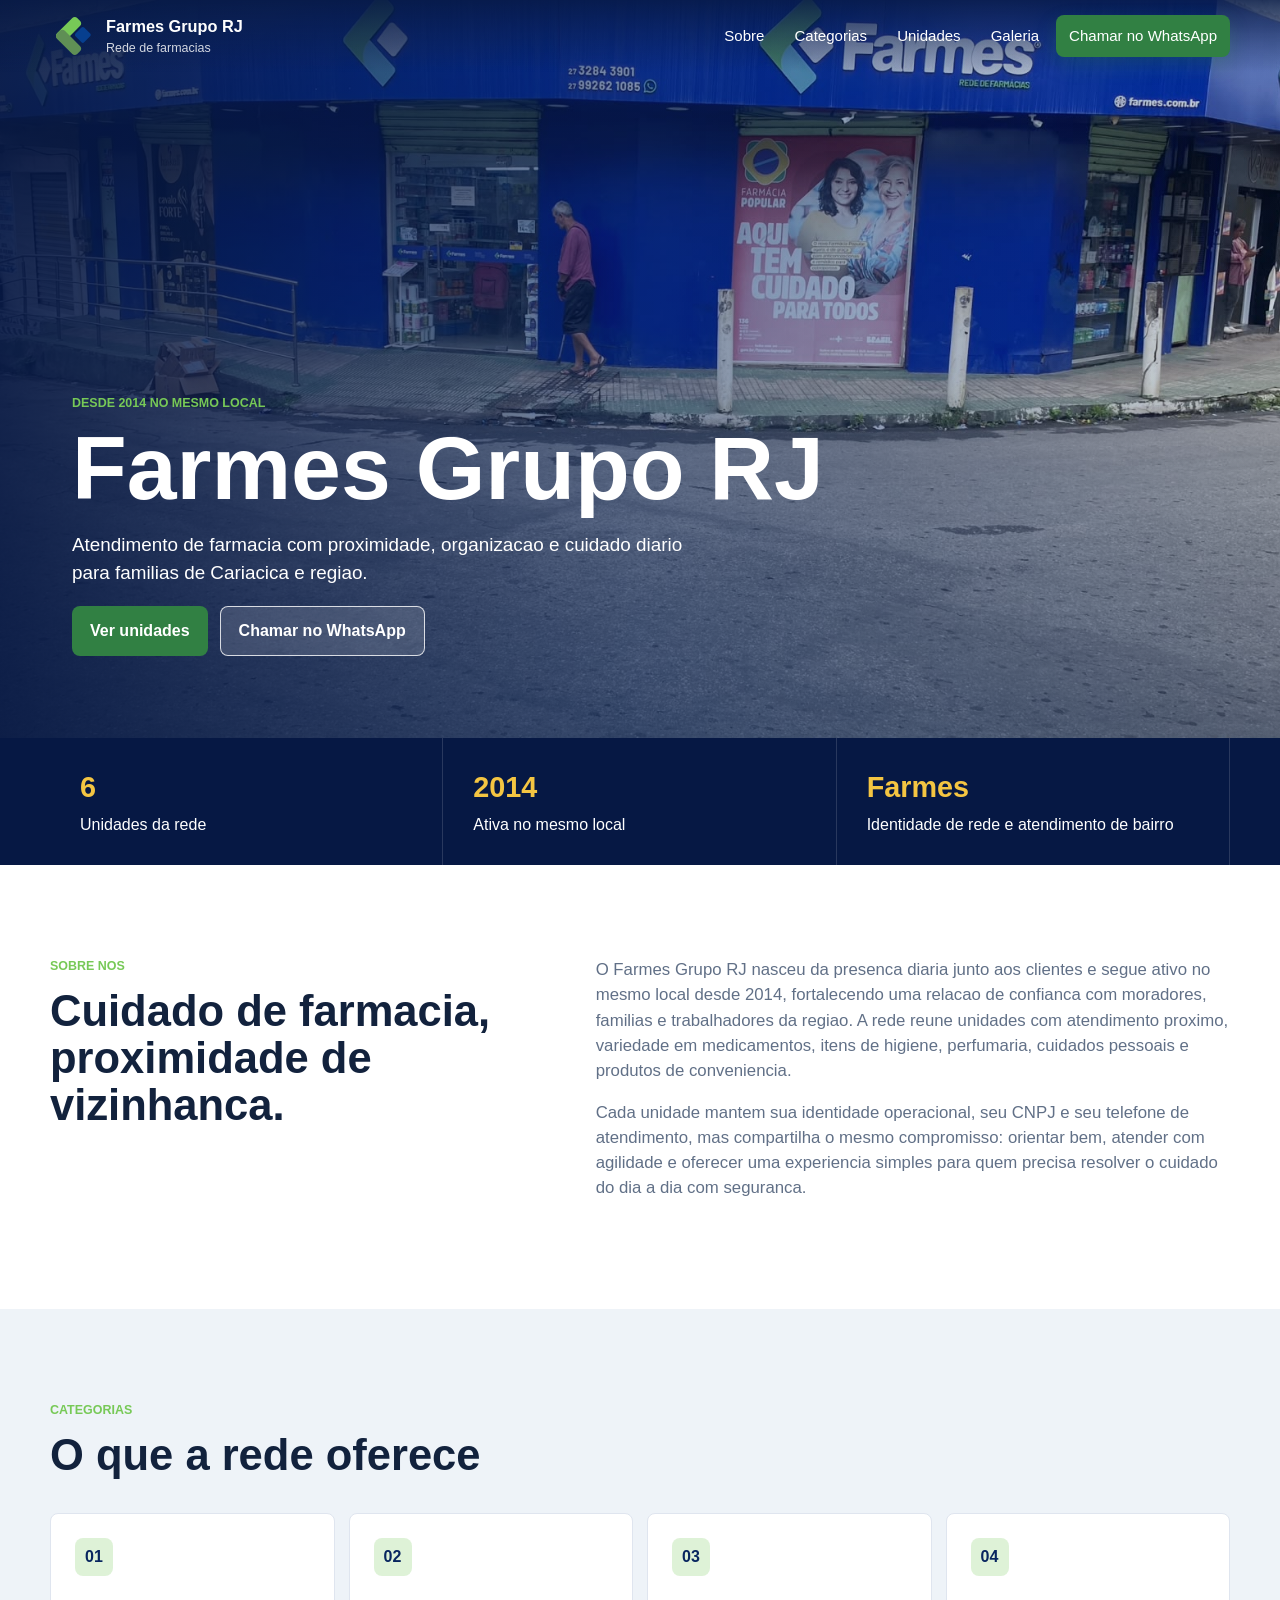
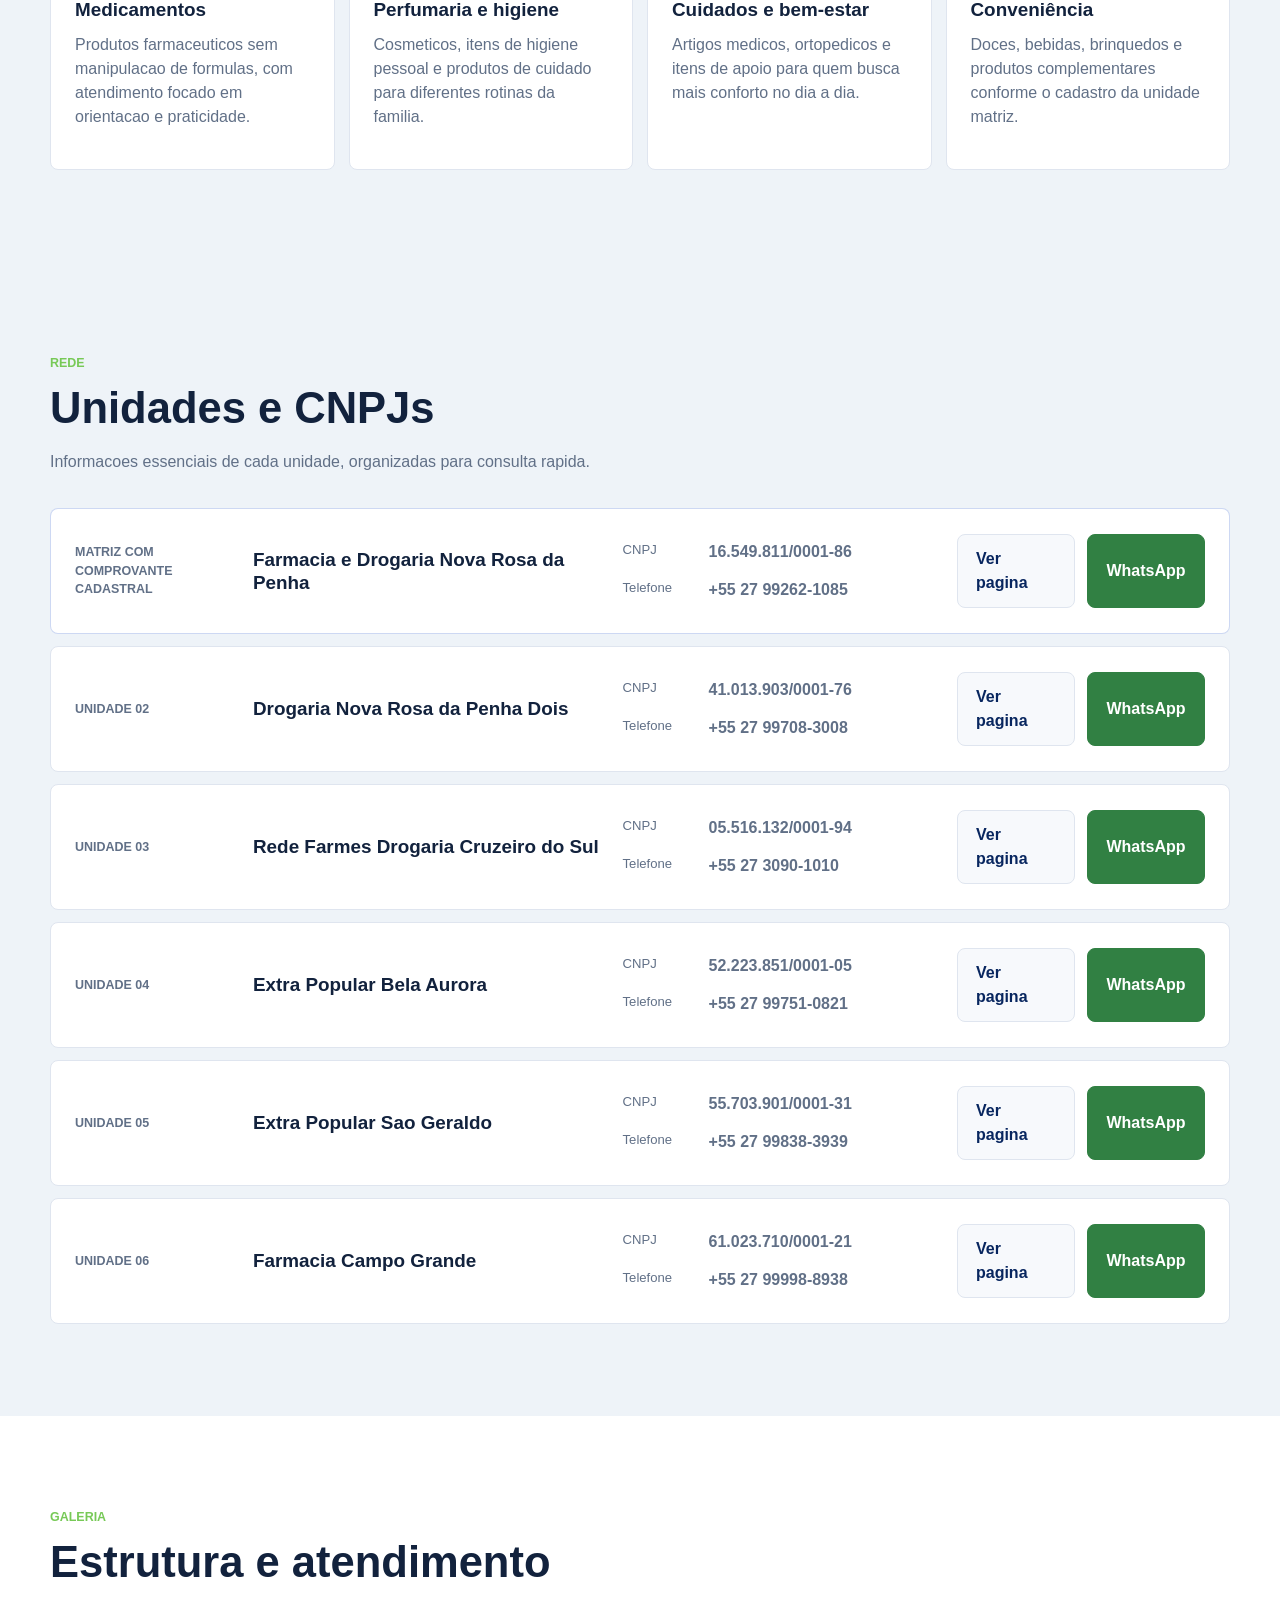
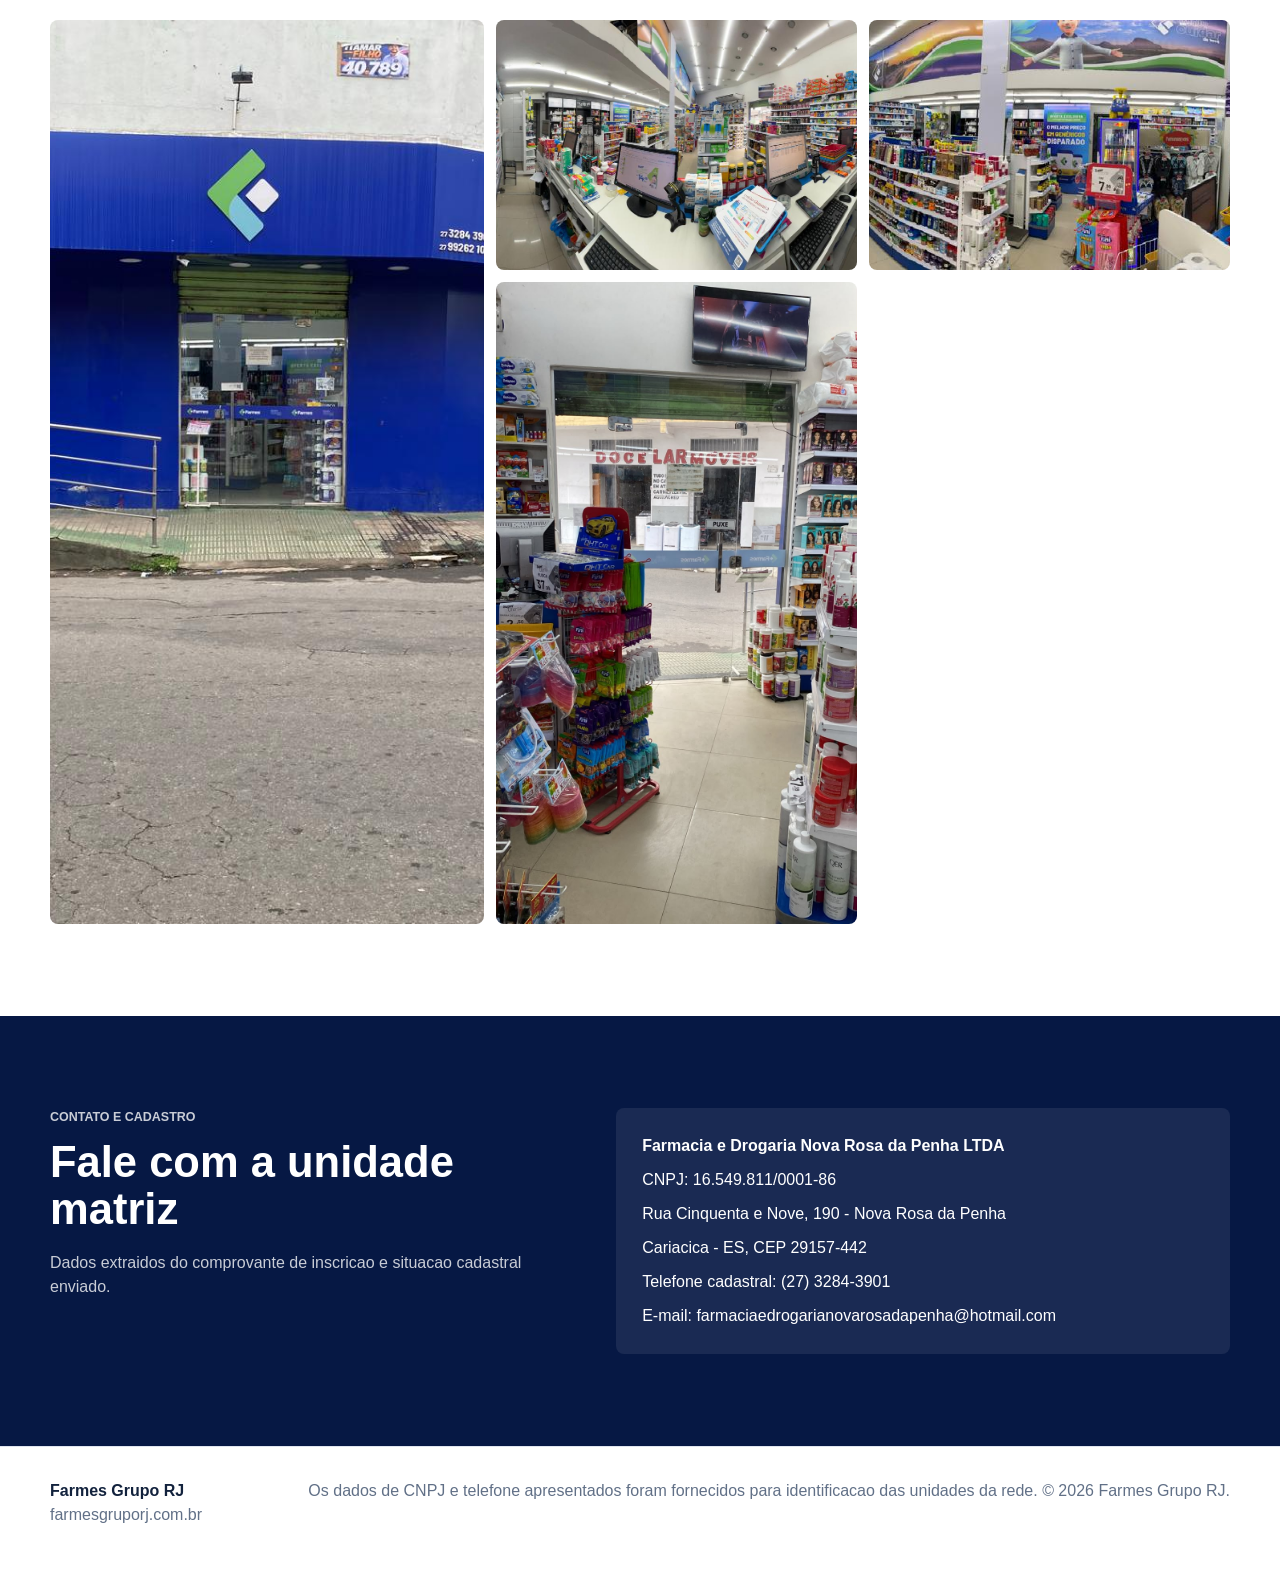
<file: index.html>
<!doctype html>
<html lang="pt-BR">
  <head>
    <meta charset="utf-8">
    <meta name="viewport" content="width=device-width, initial-scale=1">
    <title>Farmes Grupo RJ | Rede de farmacias em Cariacica</title>
    <meta name="description" content="Farmes Grupo RJ: rede de farmacias com atendimento proximo, variedade em medicamentos, perfumaria, higiene pessoal e cuidados para toda a familia.">
    <meta property="og:title" content="Farmes Grupo RJ">
    <meta property="og:description" content="Rede de farmacias com unidades, telefones e atendimento de bairro desde 2014 no mesmo local.">
    <meta property="og:type" content="website">
    <meta property="og:url" content="https://farmesgruporj.com.br/">
    <meta property="og:image" content="https://farmesgruporj.com.br/img/fachada-farmes-nova-rosa.jpg">
    <link rel="canonical" href="https://farmesgruporj.com.br/">
    <link rel="icon" href="img/favicon.svg" type="image/svg+xml">
    <link rel="stylesheet" href="style.css?v=9">
  </head>
  <body>
    <header class="site-header" data-header>
      <a class="brand" href="#inicio" aria-label="Farmes Grupo RJ">
        <span class="brand-mark" aria-hidden="true"></span>
        <span>
          <strong>Farmes Grupo RJ</strong>
          <small>Rede de farmacias</small>
        </span>
      </a>
      <button class="nav-toggle" type="button" aria-expanded="false" aria-controls="site-nav">
        <span></span>
        <span></span>
        <span></span>
      </button>
      <nav id="site-nav" class="site-nav" aria-label="Navegacao principal">
        <a href="#sobre">Sobre</a>
        <a href="#servicos">Categorias</a>
        <a href="#unidades">Unidades</a>
        <a href="#galeria">Galeria</a>
        <a class="nav-cta" href="https://wa.me/5527992621085" target="_blank" rel="noopener">Chamar no WhatsApp</a>
      </nav>
    </header>

    <main id="inicio">
      <section class="hero">
        <picture>
          <source srcset="img/fachada-panoramica.jpg" media="(max-width: 760px)">
          <img src="img/fachada-farmes-nova-rosa.jpg" alt="Fachada da unidade Farmes">
        </picture>
        <div class="hero-overlay"></div>
        <div class="hero-content">
          <p class="eyebrow">Desde 2014 no mesmo local</p>
          <h1>Farmes Grupo RJ</h1>
          <p class="hero-copy">Atendimento de farmacia com proximidade, organizacao e cuidado diario para familias de Cariacica e regiao.</p>
          <div class="hero-actions">
            <a class="button primary" href="#unidades">Ver unidades</a>
            <a class="button secondary" href="https://wa.me/5527992621085" target="_blank" rel="noopener">Chamar no WhatsApp</a>
          </div>
        </div>
      </section>

      <section class="section intro-band" aria-label="Destaques da rede">
        <div class="metric">
          <strong>6</strong>
          <span>Unidades da rede</span>
        </div>
        <div class="metric">
          <strong>2014</strong>
          <span>Ativa no mesmo local</span>
        </div>
        <div class="metric">
          <strong>Farmes</strong>
          <span>Identidade de rede e atendimento de bairro</span>
        </div>
      </section>

      <section class="section split" id="sobre">
        <div>
          <p class="eyebrow">Sobre nos</p>
          <h2>Cuidado de farmacia, proximidade de vizinhanca.</h2>
        </div>
        <div class="rich-text">
          <p>O Farmes Grupo RJ nasceu da presenca diaria junto aos clientes e segue ativo no mesmo local desde 2014, fortalecendo uma relacao de confianca com moradores, familias e trabalhadores da regiao. A rede reune unidades com atendimento proximo, variedade em medicamentos, itens de higiene, perfumaria, cuidados pessoais e produtos de conveniencia.</p>
          <p>Cada unidade mantem sua identidade operacional, seu CNPJ e seu telefone de atendimento, mas compartilha o mesmo compromisso: orientar bem, atender com agilidade e oferecer uma experiencia simples para quem precisa resolver o cuidado do dia a dia com seguranca.</p>
        </div>
      </section>

      <section class="section services" id="servicos">
        <div class="section-heading">
          <p class="eyebrow">Categorias</p>
          <h2>O que a rede oferece</h2>
        </div>
        <div class="service-grid">
          <article>
            <span>01</span>
            <h3>Medicamentos</h3>
            <p>Produtos farmaceuticos sem manipulacao de formulas, com atendimento focado em orientacao e praticidade.</p>
          </article>
          <article>
            <span>02</span>
            <h3>Perfumaria e higiene</h3>
            <p>Cosmeticos, itens de higiene pessoal e produtos de cuidado para diferentes rotinas da familia.</p>
          </article>
          <article>
            <span>03</span>
            <h3>Cuidados e bem-estar</h3>
            <p>Artigos medicos, ortopedicos e itens de apoio para quem busca mais conforto no dia a dia.</p>
          </article>
          <article>
            <span>04</span>
            <h3>Conveniência</h3>
            <p>Doces, bebidas, brinquedos e produtos complementares conforme o cadastro da unidade matriz.</p>
          </article>
        </div>
      </section>

      <section class="section units" id="unidades">
        <div class="section-heading">
          <p class="eyebrow">Rede</p>
          <h2>Unidades e CNPJs</h2>
          <p>Informacoes essenciais de cada unidade, organizadas para consulta rapida.</p>
        </div>
        <div class="unit-grid">
          <article class="unit-card featured">
            <p class="unit-tag">Matriz com comprovante cadastral</p>
            <h3>Farmacia e Drogaria Nova Rosa da Penha</h3>
            <dl>
              <div><dt>CNPJ</dt><dd>16.549.811/0001-86</dd></div>
              <div><dt>Telefone</dt><dd>+55 27 99262-1085</dd></div>
            </dl>
            <div class="card-actions">
              <a href="unidades/nova-rosa-da-penha.html">Ver pagina</a>
              <a href="https://wa.me/5527992621085" target="_blank" rel="noopener">WhatsApp</a>
            </div>
          </article>
          <article class="unit-card">
            <p class="unit-tag">Unidade 02</p>
            <h3>Drogaria Nova Rosa da Penha Dois</h3>
            <dl>
              <div><dt>CNPJ</dt><dd>41.013.903/0001-76</dd></div>
              <div><dt>Telefone</dt><dd>+55 27 99708-3008</dd></div>
            </dl>
            <div class="card-actions">
              <a href="unidades/nova-rosa-da-penha-dois.html">Ver pagina</a>
              <a href="https://wa.me/5527997083008" target="_blank" rel="noopener">WhatsApp</a>
            </div>
          </article>
          <article class="unit-card">
            <p class="unit-tag">Unidade 03</p>
            <h3>Rede Farmes Drogaria Cruzeiro do Sul</h3>
            <dl>
              <div><dt>CNPJ</dt><dd>05.516.132/0001-94</dd></div>
              <div><dt>Telefone</dt><dd>+55 27 3090-1010</dd></div>
            </dl>
            <div class="card-actions">
              <a href="unidades/cruzeiro-do-sul.html">Ver pagina</a>
              <a href="https://wa.me/552730901010" target="_blank" rel="noopener">WhatsApp</a>
            </div>
          </article>
          <article class="unit-card">
            <p class="unit-tag">Unidade 04</p>
            <h3>Extra Popular Bela Aurora</h3>
            <dl>
              <div><dt>CNPJ</dt><dd>52.223.851/0001-05</dd></div>
              <div><dt>Telefone</dt><dd>+55 27 99751-0821</dd></div>
            </dl>
            <div class="card-actions">
              <a href="unidades/extra-popular-bela-aurora.html">Ver pagina</a>
              <a href="https://wa.me/5527997510821" target="_blank" rel="noopener">WhatsApp</a>
            </div>
          </article>
          <article class="unit-card">
            <p class="unit-tag">Unidade 05</p>
            <h3>Extra Popular Sao Geraldo</h3>
            <dl>
              <div><dt>CNPJ</dt><dd>55.703.901/0001-31</dd></div>
              <div><dt>Telefone</dt><dd>+55 27 99838-3939</dd></div>
            </dl>
            <div class="card-actions">
              <a href="unidades/extra-popular-sao-geraldo.html">Ver pagina</a>
              <a href="https://wa.me/5527998383939" target="_blank" rel="noopener">WhatsApp</a>
            </div>
          </article>
          <article class="unit-card">
            <p class="unit-tag">Unidade 06</p>
            <h3>Farmacia Campo Grande</h3>
            <dl>
              <div><dt>CNPJ</dt><dd>61.023.710/0001-21</dd></div>
              <div><dt>Telefone</dt><dd>+55 27 99998-8938</dd></div>
            </dl>
            <div class="card-actions">
              <a href="unidades/farmacia-campo-grande.html">Ver pagina</a>
              <a href="https://wa.me/5527999988938" target="_blank" rel="noopener">WhatsApp</a>
            </div>
          </article>
        </div>
      </section>

      <section class="section gallery" id="galeria">
        <div class="section-heading">
          <p class="eyebrow">Galeria</p>
          <h2>Estrutura e atendimento</h2>
        </div>
        <div class="gallery-grid">
          <a class="gallery-item" href="#foto-1" aria-label="Ampliar fachada lateral"><img src="img/fachada-lateral.jpg" alt="Fachada lateral da Farmes"></a>
          <a class="gallery-item" href="#foto-2" aria-label="Ampliar interior da farmacia"><img src="img/interior-balcao.jpg" alt="Interior da farmacia com balcao e prateleiras"></a>
          <a class="gallery-item" href="#foto-3" aria-label="Ampliar corredores de produtos"><img src="img/corredores-produtos.jpg" alt="Corredores com produtos de farmacia"></a>
          <a class="gallery-item" href="#foto-4" aria-label="Ampliar entrada da loja"><img src="img/entrada-loja.jpg" alt="Entrada da loja vista por dentro"></a>
        </div>
      </section>

      <section class="section contact" id="contato">
        <div>
          <p class="eyebrow">Contato e cadastro</p>
          <h2>Fale com a unidade matriz</h2>
          <p>Dados extraidos do comprovante de inscricao e situacao cadastral enviado.</p>
        </div>
        <address>
          <strong>Farmacia e Drogaria Nova Rosa da Penha LTDA</strong>
          <span>CNPJ: 16.549.811/0001-86</span>
          <span>Rua Cinquenta e Nove, 190 - Nova Rosa da Penha</span>
          <span>Cariacica - ES, CEP 29157-442</span>
          <span>Telefone cadastral: (27) 3284-3901</span>
          <span>E-mail: farmaciaedrogarianovarosadapenha@hotmail.com</span>
        </address>
      </section>
    </main>

    <footer class="site-footer" id="privacidade">
      <div>
        <strong>Farmes Grupo RJ</strong>
        <p>farmesgruporj.com.br</p>
      </div>
      <p>Os dados de CNPJ e telefone apresentados foram fornecidos para identificacao das unidades da rede. © 2026 Farmes Grupo RJ.</p>
    </footer>

    <div class="lightbox" id="foto-1" aria-label="Fachada lateral ampliada">
      <a class="modal-close" href="#galeria" aria-label="Fechar imagem">×</a>
      <img src="img/fachada-lateral.jpg" alt="Fachada lateral da Farmes ampliada">
    </div>
    <div class="lightbox" id="foto-2" aria-label="Interior da farmacia ampliado">
      <a class="modal-close" href="#galeria" aria-label="Fechar imagem">×</a>
      <img src="img/interior-balcao.jpg" alt="Interior da farmacia ampliado">
    </div>
    <div class="lightbox" id="foto-3" aria-label="Corredores de produtos ampliados">
      <a class="modal-close" href="#galeria" aria-label="Fechar imagem">×</a>
      <img src="img/corredores-produtos.jpg" alt="Corredores com produtos ampliados">
    </div>
    <div class="lightbox" id="foto-4" aria-label="Entrada da loja ampliada">
      <a class="modal-close" href="#galeria" aria-label="Fechar imagem">×</a>
      <img src="img/entrada-loja.jpg" alt="Entrada da loja ampliada">
    </div>

    <script src="script.js?v=2"></script>
  </body>
</html>
</file>
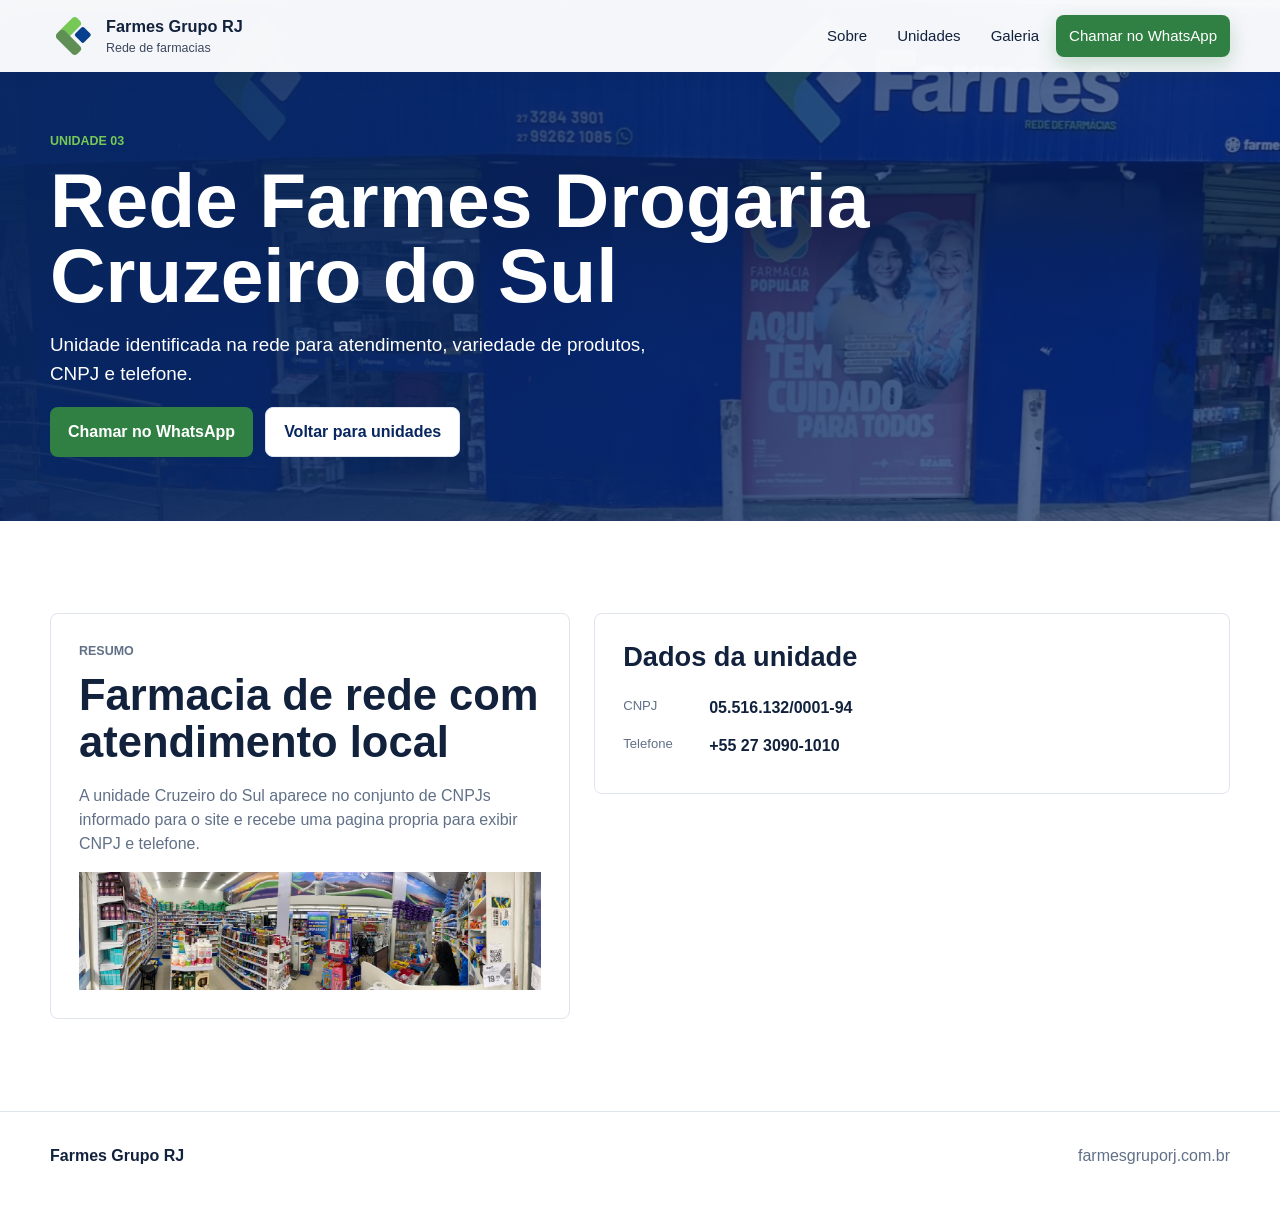
<file: unidades/cruzeiro-do-sul.html>
<!doctype html>
<html lang="pt-BR">
  <head>
    <meta charset="utf-8">
    <meta name="viewport" content="width=device-width, initial-scale=1">
    <title>Rede Farmes Drogaria Cruzeiro do Sul | Farmes Grupo RJ</title>
    <meta name="description" content="Informacoes da unidade Rede Farmes Drogaria Cruzeiro do Sul, CNPJ 05.516.132/0001-94.">
    <meta property="og:title" content="Rede Farmes Drogaria Cruzeiro do Sul">
    <meta property="og:description" content="Pagina de informacao da unidade com CNPJ e telefone por WhatsApp.">
    <meta property="og:type" content="website">
    <meta property="og:url" content="https://farmesgruporj.com.br/unidades/cruzeiro-do-sul.html">
    <meta property="og:image" content="https://farmesgruporj.com.br/img/corredores-produtos.jpg">
    <link rel="canonical" href="https://farmesgruporj.com.br/unidades/cruzeiro-do-sul.html">
    <link rel="icon" href="../img/favicon.svg" type="image/svg+xml">
    <link rel="stylesheet" href="../style.css?v=9">
  </head>
  <body class="unit-page">
    <header class="site-header" data-header>
      <a class="brand" href="../index.html" aria-label="Farmes Grupo RJ"><span class="brand-mark" aria-hidden="true"></span><span><strong>Farmes Grupo RJ</strong><small>Rede de farmacias</small></span></a>
      <button class="nav-toggle" type="button" aria-expanded="false" aria-controls="site-nav"><span></span><span></span><span></span></button>
      <nav id="site-nav" class="site-nav" aria-label="Navegacao principal"><a href="../index.html#sobre">Sobre</a><a href="../index.html#unidades">Unidades</a><a href="../index.html#galeria">Galeria</a><a class="nav-cta" href="https://wa.me/552730901010" target="_blank" rel="noopener">Chamar no WhatsApp</a></nav>
    </header>
    <main>
      <section class="unit-hero">
        <p class="eyebrow">Unidade 03</p>
        <h1>Rede Farmes Drogaria Cruzeiro do Sul</h1>
        <p class="hero-copy">Unidade identificada na rede para atendimento, variedade de produtos, CNPJ e telefone.</p>
        <div class="unit-actions"><a href="https://wa.me/552730901010" target="_blank" rel="noopener">Chamar no WhatsApp</a><a href="../index.html#unidades">Voltar para unidades</a></div>
      </section>
      <section class="section unit-detail">
        <article class="unit-summary"><p class="eyebrow">Resumo</p><h2>Farmacia de rede com atendimento local</h2><p>A unidade Cruzeiro do Sul aparece no conjunto de CNPJs informado para o site e recebe uma pagina propria para exibir CNPJ e telefone.</p><img src="../img/corredores-produtos.jpg" alt="Corredores com produtos de farmacia"></article>
        <article class="data-panel">
          <h2>Dados da unidade</h2>
          <dl>
            <div><dt>CNPJ</dt><dd>05.516.132/0001-94</dd></div>
            <div><dt>Telefone</dt><dd>+55 27 3090-1010</dd></div>
          </dl>
        </article>
      </section>
    </main>
    <footer class="site-footer"><strong>Farmes Grupo RJ</strong><p>farmesgruporj.com.br</p></footer>
    <script src="../script.js?v=2"></script>
  </body>
</html>
</file>
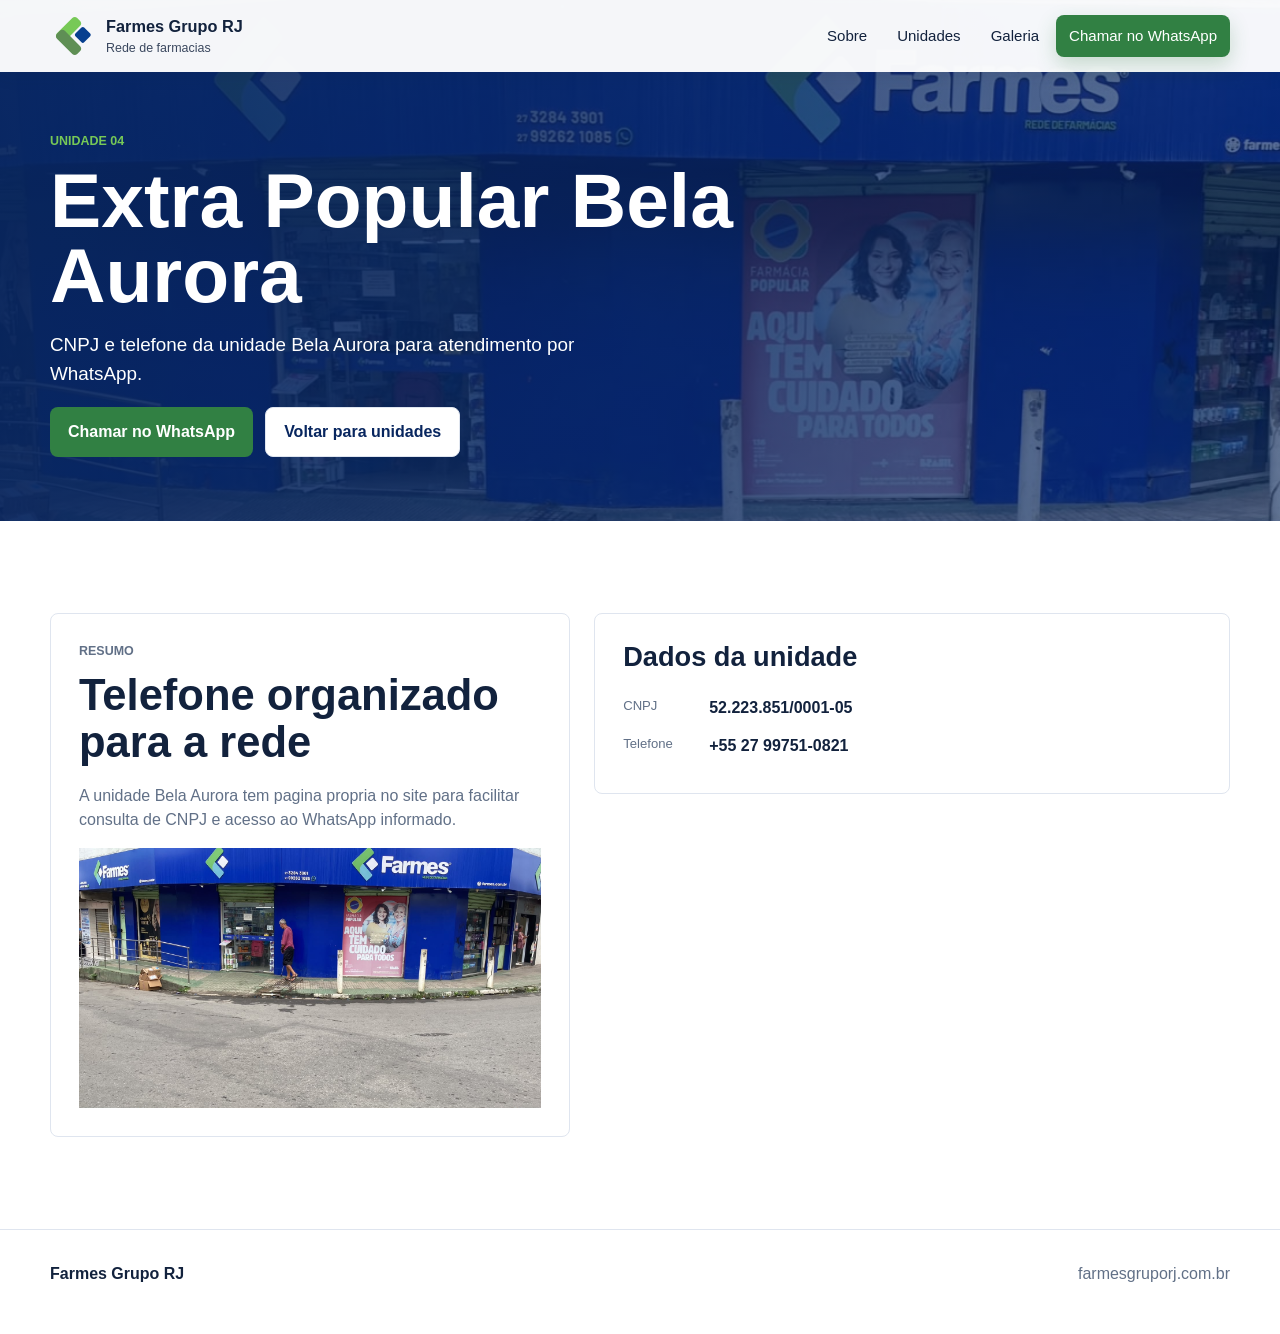
<file: unidades/extra-popular-bela-aurora.html>
<!doctype html>
<html lang="pt-BR">
  <head>
    <meta charset="utf-8">
    <meta name="viewport" content="width=device-width, initial-scale=1">
    <title>Extra Popular Bela Aurora | Farmes Grupo RJ</title>
    <meta name="description" content="Informacoes da unidade Extra Popular Bela Aurora, CNPJ 52.223.851/0001-05.">
    <meta property="og:title" content="Extra Popular Bela Aurora">
    <meta property="og:description" content="Pagina de informacao da unidade com CNPJ e telefone por WhatsApp.">
    <meta property="og:type" content="website">
    <meta property="og:url" content="https://farmesgruporj.com.br/unidades/extra-popular-bela-aurora.html">
    <meta property="og:image" content="https://farmesgruporj.com.br/img/fachada-farmes-nova-rosa.jpg">
    <link rel="canonical" href="https://farmesgruporj.com.br/unidades/extra-popular-bela-aurora.html">
    <link rel="icon" href="../img/favicon.svg" type="image/svg+xml">
    <link rel="stylesheet" href="../style.css?v=9">
  </head>
  <body class="unit-page">
    <header class="site-header" data-header>
      <a class="brand" href="../index.html" aria-label="Farmes Grupo RJ"><span class="brand-mark" aria-hidden="true"></span><span><strong>Farmes Grupo RJ</strong><small>Rede de farmacias</small></span></a>
      <button class="nav-toggle" type="button" aria-expanded="false" aria-controls="site-nav"><span></span><span></span><span></span></button>
      <nav id="site-nav" class="site-nav" aria-label="Navegacao principal"><a href="../index.html#sobre">Sobre</a><a href="../index.html#unidades">Unidades</a><a href="../index.html#galeria">Galeria</a><a class="nav-cta" href="https://wa.me/5527997510821" target="_blank" rel="noopener">Chamar no WhatsApp</a></nav>
    </header>
    <main>
      <section class="unit-hero">
        <p class="eyebrow">Unidade 04</p>
        <h1>Extra Popular Bela Aurora</h1>
        <p class="hero-copy">CNPJ e telefone da unidade Bela Aurora para atendimento por WhatsApp.</p>
        <div class="unit-actions"><a href="https://wa.me/5527997510821" target="_blank" rel="noopener">Chamar no WhatsApp</a><a href="../index.html#unidades">Voltar para unidades</a></div>
      </section>
      <section class="section unit-detail">
        <article class="unit-summary"><p class="eyebrow">Resumo</p><h2>Telefone organizado para a rede</h2><p>A unidade Bela Aurora tem pagina propria no site para facilitar consulta de CNPJ e acesso ao WhatsApp informado.</p><img src="../img/fachada-farmes-nova-rosa.jpg" alt="Fachada da rede Farmes"></article>
        <article class="data-panel">
          <h2>Dados da unidade</h2>
          <dl>
            <div><dt>CNPJ</dt><dd>52.223.851/0001-05</dd></div>
            <div><dt>Telefone</dt><dd>+55 27 99751-0821</dd></div>
          </dl>
        </article>
      </section>
    </main>
    <footer class="site-footer"><strong>Farmes Grupo RJ</strong><p>farmesgruporj.com.br</p></footer>
    <script src="../script.js?v=2"></script>
  </body>
</html>
</file>
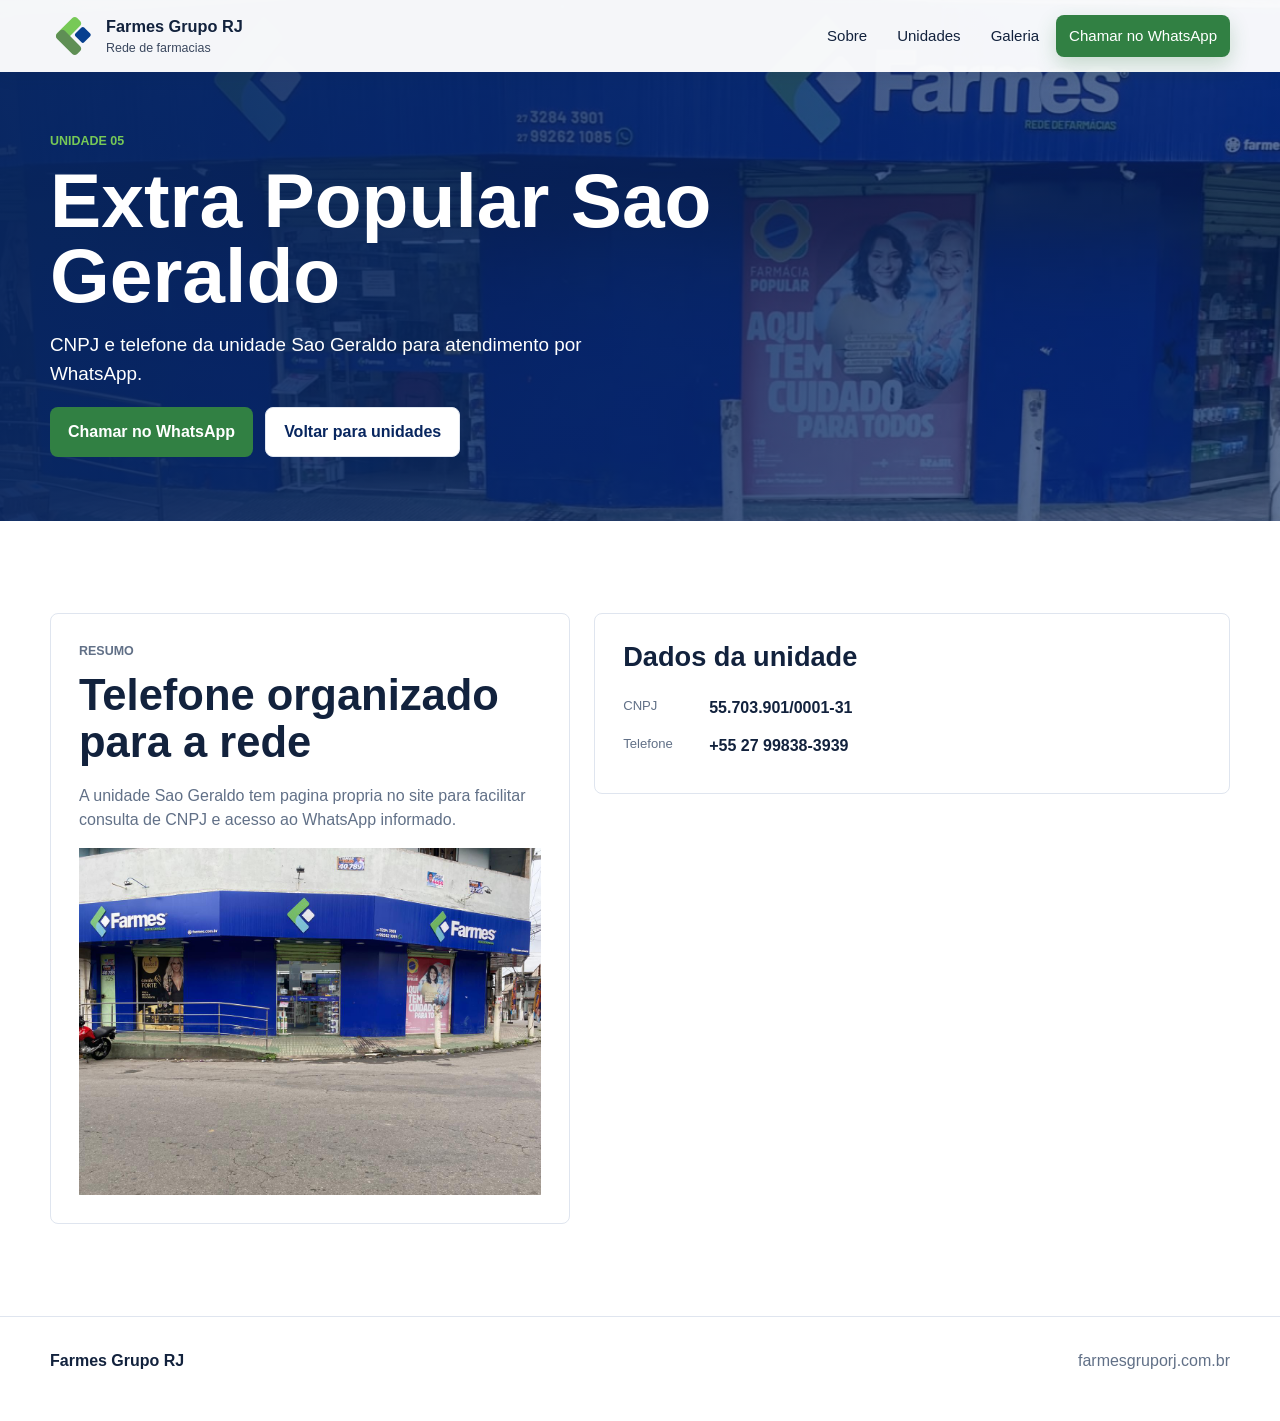
<file: unidades/extra-popular-sao-geraldo.html>
<!doctype html>
<html lang="pt-BR">
  <head>
    <meta charset="utf-8">
    <meta name="viewport" content="width=device-width, initial-scale=1">
    <title>Extra Popular Sao Geraldo | Farmes Grupo RJ</title>
    <meta name="description" content="Informacoes da unidade Extra Popular Sao Geraldo, CNPJ 55.703.901/0001-31.">
    <meta property="og:title" content="Extra Popular Sao Geraldo">
    <meta property="og:description" content="Pagina de informacao da unidade com CNPJ e telefone por WhatsApp.">
    <meta property="og:type" content="website">
    <meta property="og:url" content="https://farmesgruporj.com.br/unidades/extra-popular-sao-geraldo.html">
    <meta property="og:image" content="https://farmesgruporj.com.br/img/fachada-lateral.jpg">
    <link rel="canonical" href="https://farmesgruporj.com.br/unidades/extra-popular-sao-geraldo.html">
    <link rel="icon" href="../img/favicon.svg" type="image/svg+xml">
    <link rel="stylesheet" href="../style.css?v=9">
  </head>
  <body class="unit-page">
    <header class="site-header" data-header>
      <a class="brand" href="../index.html" aria-label="Farmes Grupo RJ"><span class="brand-mark" aria-hidden="true"></span><span><strong>Farmes Grupo RJ</strong><small>Rede de farmacias</small></span></a>
      <button class="nav-toggle" type="button" aria-expanded="false" aria-controls="site-nav"><span></span><span></span><span></span></button>
      <nav id="site-nav" class="site-nav" aria-label="Navegacao principal"><a href="../index.html#sobre">Sobre</a><a href="../index.html#unidades">Unidades</a><a href="../index.html#galeria">Galeria</a><a class="nav-cta" href="https://wa.me/5527998383939" target="_blank" rel="noopener">Chamar no WhatsApp</a></nav>
    </header>
    <main>
      <section class="unit-hero">
        <p class="eyebrow">Unidade 05</p>
        <h1>Extra Popular Sao Geraldo</h1>
        <p class="hero-copy">CNPJ e telefone da unidade Sao Geraldo para atendimento por WhatsApp.</p>
        <div class="unit-actions"><a href="https://wa.me/5527998383939" target="_blank" rel="noopener">Chamar no WhatsApp</a><a href="../index.html#unidades">Voltar para unidades</a></div>
      </section>
      <section class="section unit-detail">
        <article class="unit-summary"><p class="eyebrow">Resumo</p><h2>Telefone organizado para a rede</h2><p>A unidade Sao Geraldo tem pagina propria no site para facilitar consulta de CNPJ e acesso ao WhatsApp informado.</p><img src="../img/fachada-lateral.jpg" alt="Fachada lateral da Farmes"></article>
        <article class="data-panel">
          <h2>Dados da unidade</h2>
          <dl>
            <div><dt>CNPJ</dt><dd>55.703.901/0001-31</dd></div>
            <div><dt>Telefone</dt><dd>+55 27 99838-3939</dd></div>
          </dl>
        </article>
      </section>
    </main>
    <footer class="site-footer"><strong>Farmes Grupo RJ</strong><p>farmesgruporj.com.br</p></footer>
    <script src="../script.js?v=2"></script>
  </body>
</html>
</file>
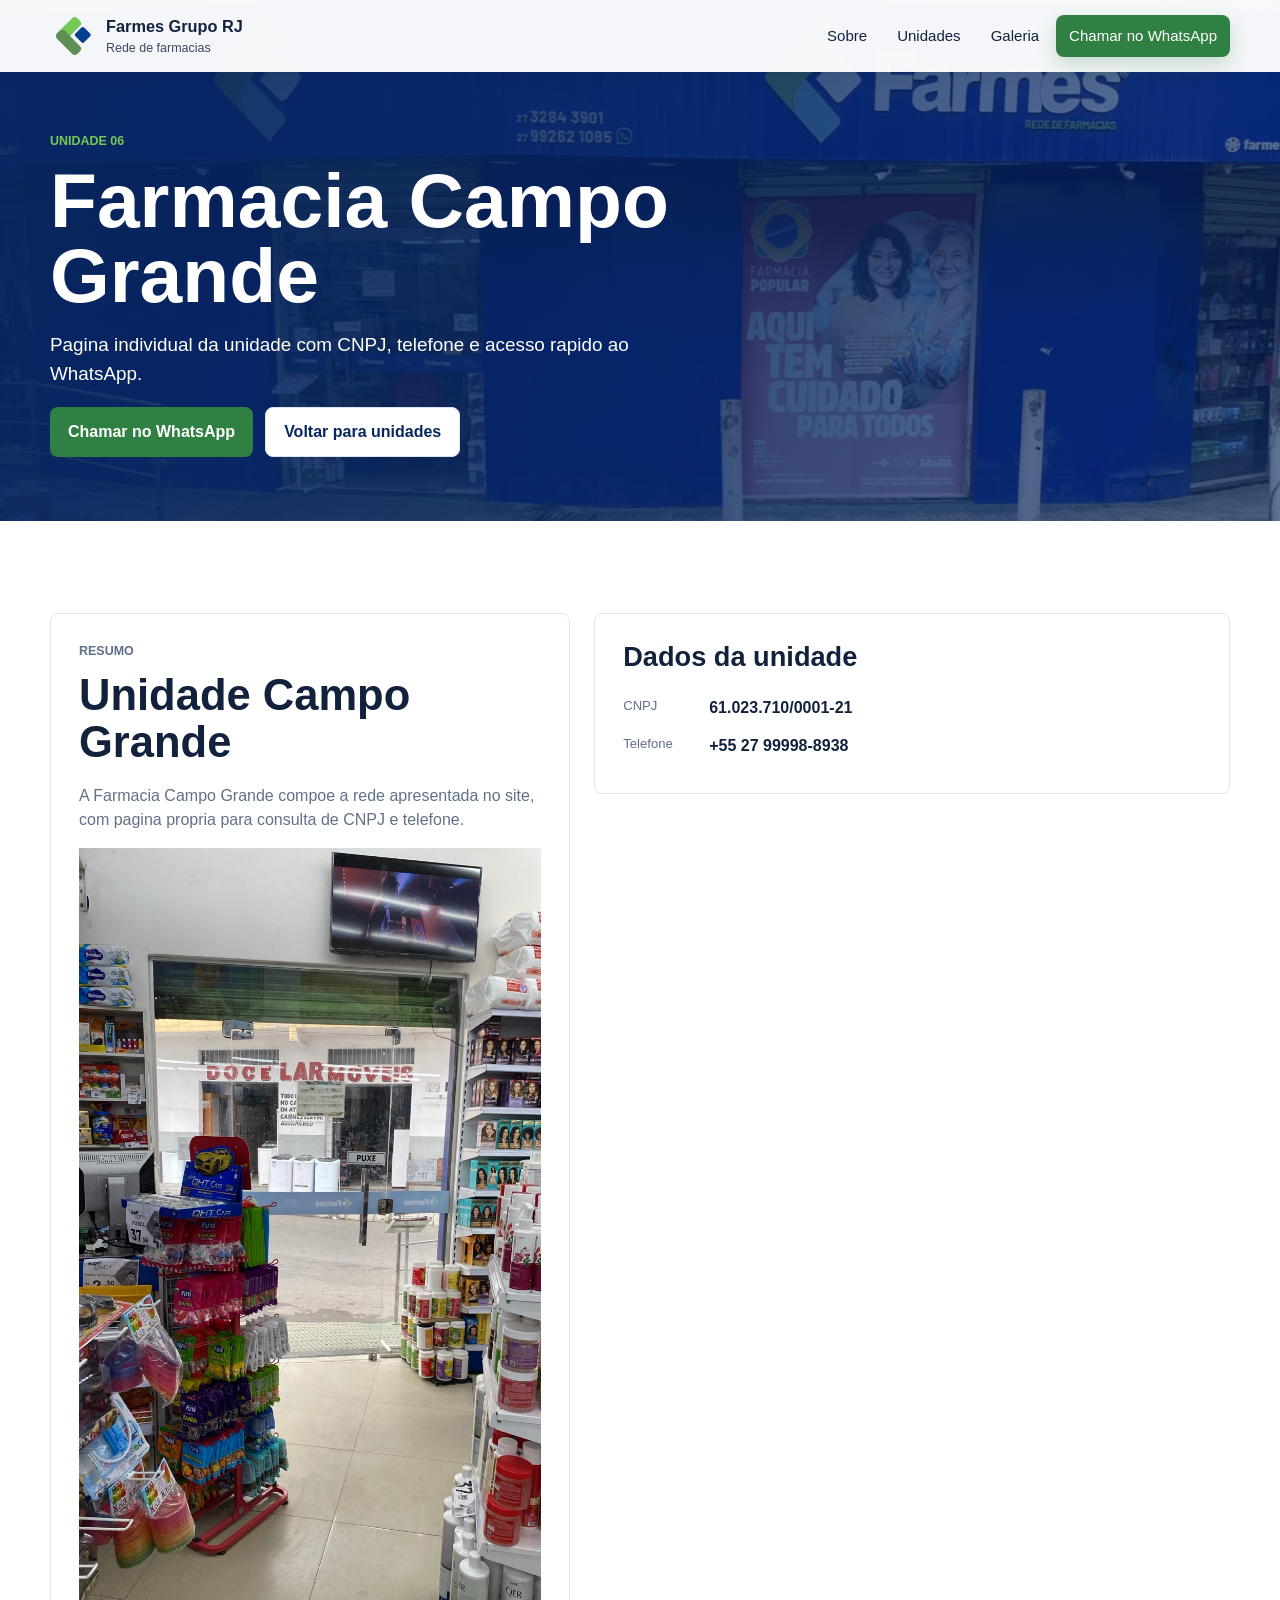
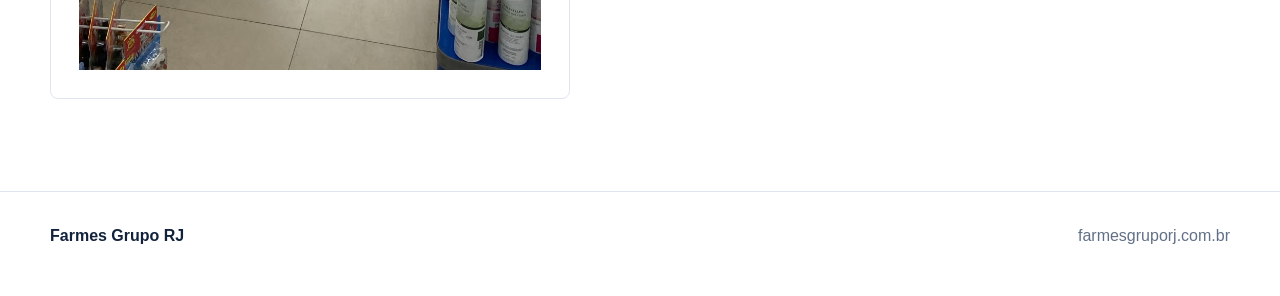
<file: unidades/farmacia-campo-grande.html>
<!doctype html>
<html lang="pt-BR">
  <head>
    <meta charset="utf-8">
    <meta name="viewport" content="width=device-width, initial-scale=1">
    <title>Farmacia Campo Grande | Farmes Grupo RJ</title>
    <meta name="description" content="Informacoes da unidade Farmacia Campo Grande, CNPJ 61.023.710/0001-21.">
    <meta property="og:title" content="Farmacia Campo Grande">
    <meta property="og:description" content="Pagina de informacao da unidade com CNPJ e telefone por WhatsApp.">
    <meta property="og:type" content="website">
    <meta property="og:url" content="https://farmesgruporj.com.br/unidades/farmacia-campo-grande.html">
    <meta property="og:image" content="https://farmesgruporj.com.br/img/entrada-loja.jpg">
    <link rel="canonical" href="https://farmesgruporj.com.br/unidades/farmacia-campo-grande.html">
    <link rel="icon" href="../img/favicon.svg" type="image/svg+xml">
    <link rel="stylesheet" href="../style.css?v=9">
  </head>
  <body class="unit-page">
    <header class="site-header" data-header>
      <a class="brand" href="../index.html" aria-label="Farmes Grupo RJ"><span class="brand-mark" aria-hidden="true"></span><span><strong>Farmes Grupo RJ</strong><small>Rede de farmacias</small></span></a>
      <button class="nav-toggle" type="button" aria-expanded="false" aria-controls="site-nav"><span></span><span></span><span></span></button>
      <nav id="site-nav" class="site-nav" aria-label="Navegacao principal"><a href="../index.html#sobre">Sobre</a><a href="../index.html#unidades">Unidades</a><a href="../index.html#galeria">Galeria</a><a class="nav-cta" href="https://wa.me/5527999988938" target="_blank" rel="noopener">Chamar no WhatsApp</a></nav>
    </header>
    <main>
      <section class="unit-hero">
        <p class="eyebrow">Unidade 06</p>
        <h1>Farmacia Campo Grande</h1>
        <p class="hero-copy">Pagina individual da unidade com CNPJ, telefone e acesso rapido ao WhatsApp.</p>
        <div class="unit-actions"><a href="https://wa.me/5527999988938" target="_blank" rel="noopener">Chamar no WhatsApp</a><a href="../index.html#unidades">Voltar para unidades</a></div>
      </section>
      <section class="section unit-detail">
        <article class="unit-summary"><p class="eyebrow">Resumo</p><h2>Unidade Campo Grande</h2><p>A Farmacia Campo Grande compoe a rede apresentada no site, com pagina propria para consulta de CNPJ e telefone.</p><img src="../img/entrada-loja.jpg" alt="Entrada interna da farmacia"></article>
        <article class="data-panel">
          <h2>Dados da unidade</h2>
          <dl>
            <div><dt>CNPJ</dt><dd>61.023.710/0001-21</dd></div>
            <div><dt>Telefone</dt><dd>+55 27 99998-8938</dd></div>
          </dl>
        </article>
      </section>
    </main>
    <footer class="site-footer"><strong>Farmes Grupo RJ</strong><p>farmesgruporj.com.br</p></footer>
    <script src="../script.js?v=2"></script>
  </body>
</html>
</file>
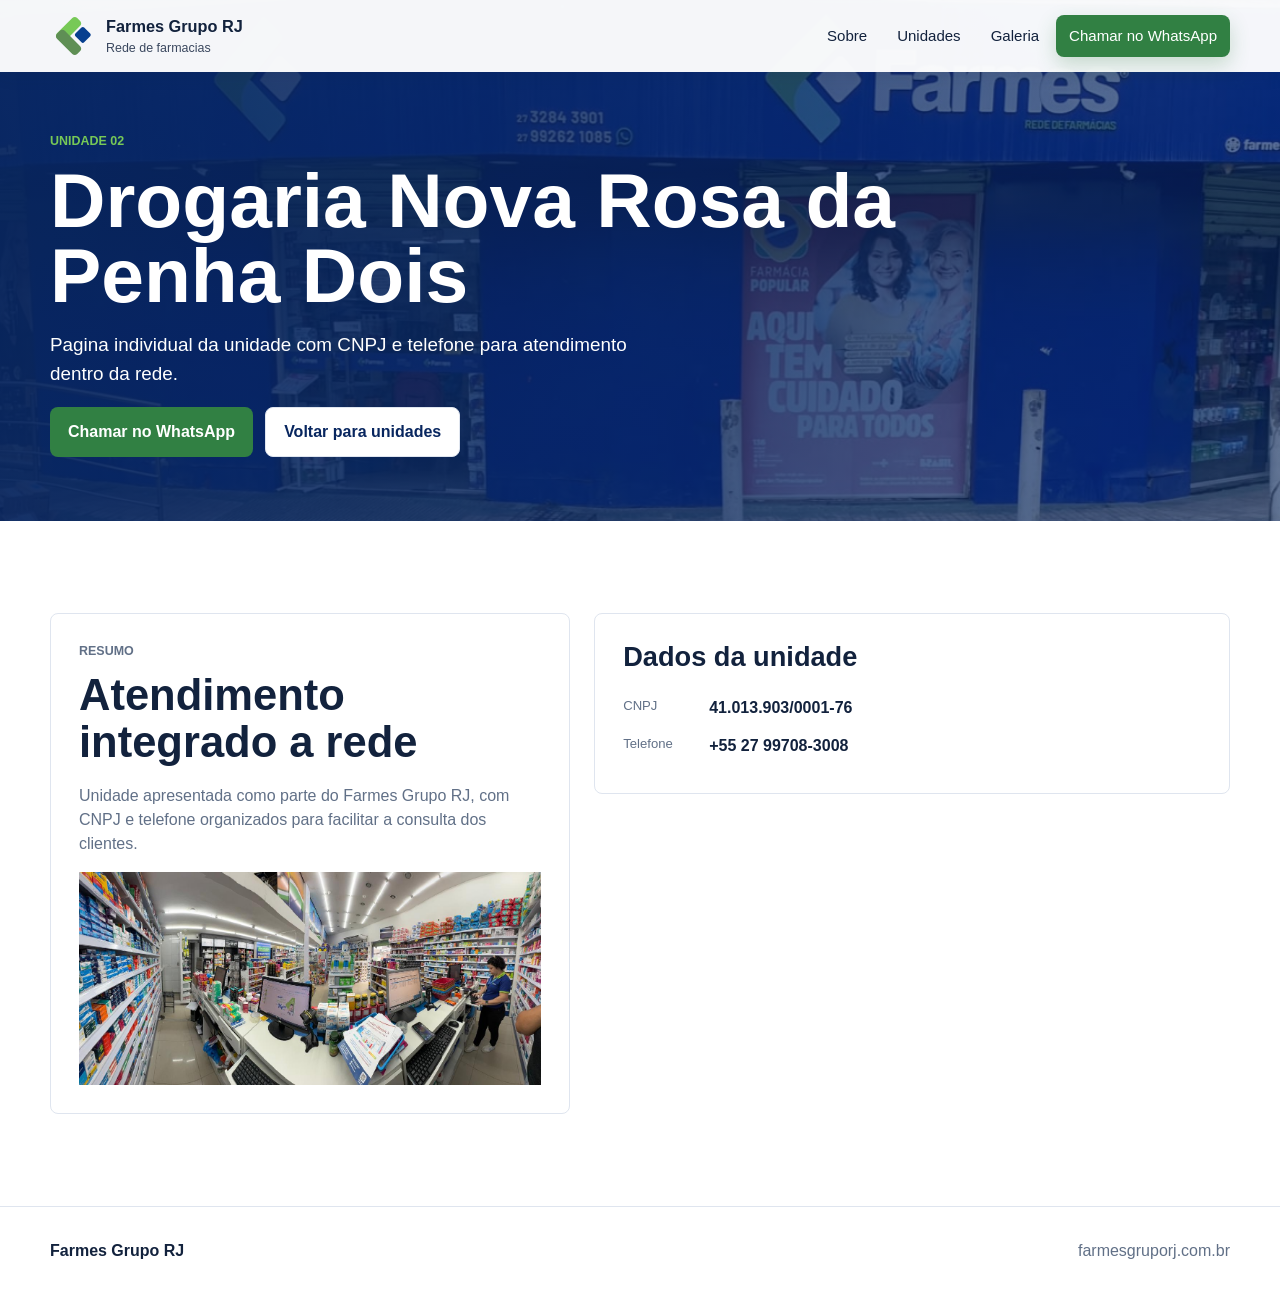
<file: unidades/nova-rosa-da-penha-dois.html>
<!doctype html>
<html lang="pt-BR">
  <head>
    <meta charset="utf-8">
    <meta name="viewport" content="width=device-width, initial-scale=1">
    <title>Drogaria Nova Rosa da Penha Dois | Farmes Grupo RJ</title>
    <meta name="description" content="Informacoes da unidade Drogaria Nova Rosa da Penha Dois, CNPJ 41.013.903/0001-76, parte do Farmes Grupo RJ.">
    <meta property="og:title" content="Drogaria Nova Rosa da Penha Dois">
    <meta property="og:description" content="Pagina de informacao da unidade com CNPJ e telefone por WhatsApp.">
    <meta property="og:type" content="website">
    <meta property="og:url" content="https://farmesgruporj.com.br/unidades/nova-rosa-da-penha-dois.html">
    <meta property="og:image" content="https://farmesgruporj.com.br/img/interior-balcao.jpg">
    <link rel="canonical" href="https://farmesgruporj.com.br/unidades/nova-rosa-da-penha-dois.html">
    <link rel="icon" href="../img/favicon.svg" type="image/svg+xml">
    <link rel="stylesheet" href="../style.css?v=9">
  </head>
  <body class="unit-page">
    <header class="site-header" data-header>
      <a class="brand" href="../index.html" aria-label="Farmes Grupo RJ"><span class="brand-mark" aria-hidden="true"></span><span><strong>Farmes Grupo RJ</strong><small>Rede de farmacias</small></span></a>
      <button class="nav-toggle" type="button" aria-expanded="false" aria-controls="site-nav"><span></span><span></span><span></span></button>
      <nav id="site-nav" class="site-nav" aria-label="Navegacao principal"><a href="../index.html#sobre">Sobre</a><a href="../index.html#unidades">Unidades</a><a href="../index.html#galeria">Galeria</a><a class="nav-cta" href="https://wa.me/5527997083008" target="_blank" rel="noopener">Chamar no WhatsApp</a></nav>
    </header>
    <main>
      <section class="unit-hero">
        <p class="eyebrow">Unidade 02</p>
        <h1>Drogaria Nova Rosa da Penha Dois</h1>
        <p class="hero-copy">Pagina individual da unidade com CNPJ e telefone para atendimento dentro da rede.</p>
        <div class="unit-actions"><a href="https://wa.me/5527997083008" target="_blank" rel="noopener">Chamar no WhatsApp</a><a href="../index.html#unidades">Voltar para unidades</a></div>
      </section>
      <section class="section unit-detail">
        <article class="unit-summary"><p class="eyebrow">Resumo</p><h2>Atendimento integrado a rede</h2><p>Unidade apresentada como parte do Farmes Grupo RJ, com CNPJ e telefone organizados para facilitar a consulta dos clientes.</p><img src="../img/interior-balcao.jpg" alt="Interior da farmacia com atendimento e prateleiras"></article>
        <article class="data-panel">
          <h2>Dados da unidade</h2>
          <dl>
            <div><dt>CNPJ</dt><dd>41.013.903/0001-76</dd></div>
            <div><dt>Telefone</dt><dd>+55 27 99708-3008</dd></div>
          </dl>
        </article>
      </section>
    </main>
    <footer class="site-footer"><strong>Farmes Grupo RJ</strong><p>farmesgruporj.com.br</p></footer>
    <script src="../script.js?v=2"></script>
  </body>
</html>
</file>
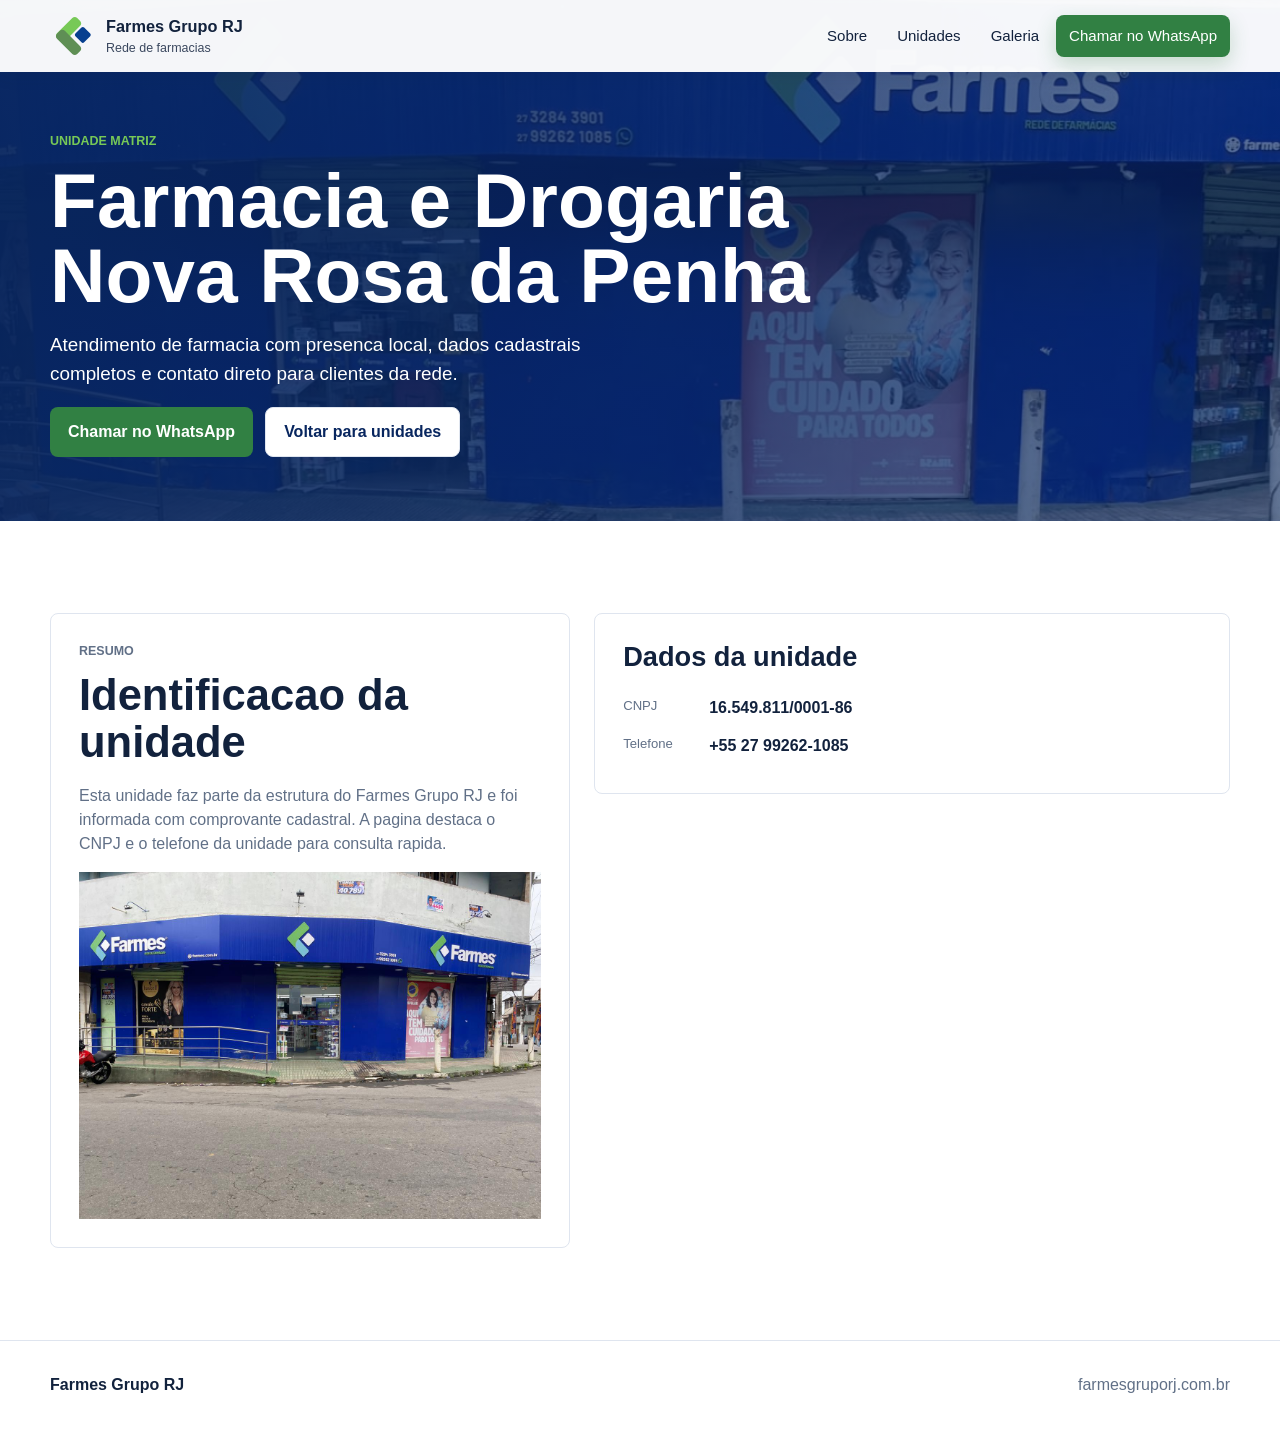
<file: unidades/nova-rosa-da-penha.html>
<!doctype html>
<html lang="pt-BR">
  <head>
    <meta charset="utf-8">
    <meta name="viewport" content="width=device-width, initial-scale=1">
    <title>Farmacia e Drogaria Nova Rosa da Penha | Farmes Grupo RJ</title>
    <meta name="description" content="Informacoes da unidade Farmacia e Drogaria Nova Rosa da Penha, CNPJ 16.549.811/0001-86, parte do Farmes Grupo RJ.">
    <meta property="og:title" content="Farmacia e Drogaria Nova Rosa da Penha">
    <meta property="og:description" content="Unidade matriz do Farmes Grupo RJ com dados cadastrais, contato e endereco.">
    <meta property="og:type" content="website">
    <meta property="og:url" content="https://farmesgruporj.com.br/unidades/nova-rosa-da-penha.html">
    <meta property="og:image" content="https://farmesgruporj.com.br/img/fachada-farmes-nova-rosa.jpg">
    <link rel="canonical" href="https://farmesgruporj.com.br/unidades/nova-rosa-da-penha.html">
    <link rel="icon" href="../img/favicon.svg" type="image/svg+xml">
    <link rel="stylesheet" href="../style.css?v=9">
  </head>
  <body class="unit-page">
    <header class="site-header" data-header>
      <a class="brand" href="../index.html" aria-label="Farmes Grupo RJ">
        <span class="brand-mark" aria-hidden="true"></span>
        <span><strong>Farmes Grupo RJ</strong><small>Rede de farmacias</small></span>
      </a>
      <button class="nav-toggle" type="button" aria-expanded="false" aria-controls="site-nav"><span></span><span></span><span></span></button>
      <nav id="site-nav" class="site-nav" aria-label="Navegacao principal">
        <a href="../index.html#sobre">Sobre</a>
        <a href="../index.html#unidades">Unidades</a>
        <a href="../index.html#galeria">Galeria</a>
        <a class="nav-cta" href="https://wa.me/5527992621085" target="_blank" rel="noopener">Chamar no WhatsApp</a>
      </nav>
    </header>
    <main>
      <section class="unit-hero">
        <p class="eyebrow">Unidade matriz</p>
        <h1>Farmacia e Drogaria Nova Rosa da Penha</h1>
        <p class="hero-copy">Atendimento de farmacia com presenca local, dados cadastrais completos e contato direto para clientes da rede.</p>
        <div class="unit-actions">
          <a href="https://wa.me/5527992621085" target="_blank" rel="noopener">Chamar no WhatsApp</a>
          <a href="../index.html#unidades">Voltar para unidades</a>
        </div>
      </section>
      <section class="section unit-detail">
        <article class="unit-summary">
          <p class="eyebrow">Resumo</p>
          <h2>Identificacao da unidade</h2>
          <p>Esta unidade faz parte da estrutura do Farmes Grupo RJ e foi informada com comprovante cadastral. A pagina destaca o CNPJ e o telefone da unidade para consulta rapida.</p>
          <img src="../img/fachada-lateral.jpg" alt="Fachada da unidade Farmes">
        </article>
        <article class="data-panel">
          <h2>Dados da unidade</h2>
          <dl>
            <div><dt>CNPJ</dt><dd>16.549.811/0001-86</dd></div>
            <div><dt>Telefone</dt><dd>+55 27 99262-1085</dd></div>
          </dl>
        </article>
      </section>
    </main>
    <footer class="site-footer"><strong>Farmes Grupo RJ</strong><p>farmesgruporj.com.br</p></footer>
    <script src="../script.js?v=2"></script>
  </body>
</html>
</file>
<file: style.css>
:root {
  --blue: #073fc0;
  --blue-dark: #08265f;
  --blue-900: #061844;
  --green: #77c957;
  --green-dark: #318043;
  --ink: #12223d;
  --muted: #617087;
  --line: #dfe5ef;
  --paper: #f7f9fc;
  --paper-strong: #eef3f8;
  --white: #ffffff;
  --accent: #f4c542;
  --shadow: 0 14px 34px rgba(8, 38, 95, 0.12);
}

* {
  box-sizing: border-box;
}

html {
  scroll-behavior: smooth;
}

body {
  margin: 0;
  color: var(--ink);
  background: var(--paper);
  font-family: Arial, Helvetica, sans-serif;
  line-height: 1.5;
}

img {
  display: block;
  width: 100%;
}

a {
  color: inherit;
  text-decoration: none;
}

.site-header {
  position: fixed;
  inset: 0 0 auto;
  z-index: 20;
  display: flex;
  align-items: center;
  justify-content: space-between;
  min-height: 72px;
  padding: 12px max(22px, calc((100vw - 1180px) / 2));
  color: var(--white);
  background: linear-gradient(180deg, rgba(6, 24, 68, 0.84), rgba(6, 24, 68, 0));
  box-shadow: none;
  transition: background 180ms ease, box-shadow 180ms ease;
}

.site-header.is-scrolled,
.unit-page .site-header {
  background: rgba(255, 255, 255, 0.96);
  color: var(--ink);
  box-shadow: 0 1px 18px rgba(18, 34, 61, 0.12);
}

.brand {
  display: inline-flex;
  align-items: center;
  gap: 12px;
  min-width: 220px;
}

.brand-logo {
  width: 205px;
  height: auto;
  object-fit: contain;
}

.brand-mark {
  width: 44px;
  height: 44px;
  flex: 0 0 44px;
  background: center / contain no-repeat url("data:image/svg+xml,%3Csvg xmlns='http://www.w3.org/2000/svg' viewBox='0 0 72 72'%3E%3Cpath d='M36.5 6.5c2.2-2.2 5.8-2.2 8 0l4.9 4.9c2.2 2.2 2.2 5.8 0 8L24.3 44.5c-2.2 2.2-5.8 2.2-8 0l-4.9-4.9c-2.2-2.2-2.2-5.8 0-8L36.5 6.5Z' fill='%2377c957'/%3E%3Cpath d='M11.4 40.4c-2.2-2.2-2.2-5.8 0-8l4.9-4.9c2.2-2.2 5.8-2.2 8 0l25.1 25.1c2.2 2.2 2.2 5.8 0 8l-4.9 4.9c-2.2 2.2-5.8 2.2-8 0L11.4 40.4Z' fill='%235f8f55'/%3E%3Cpath d='M51.5 22.2c1.2-1.2 3.2-1.2 4.4 0l9.9 9.9c1.2 1.2 1.2 3.2 0 4.4l-9.9 9.9c-1.2 1.2-3.2 1.2-4.4 0l-9.9-9.9c-1.2-1.2-1.2-3.2 0-4.4l9.9-9.9Z' fill='%23073f8f'/%3E%3C/svg%3E");
}

.brand strong,
.brand small {
  display: block;
}

.brand strong {
  font-size: 1.02rem;
}

.brand small {
  color: currentColor;
  font-size: 0.78rem;
  opacity: 0.82;
}

.site-nav {
  display: flex;
  align-items: center;
  gap: 4px;
  font-size: 0.94rem;
}

.site-nav a {
  padding: 10px 13px;
  border-radius: 8px;
}

.site-nav a:hover,
.site-nav a:focus-visible {
  background: rgba(119, 201, 87, 0.18);
  outline: none;
}

.nav-cta {
  color: var(--white);
  background: var(--green-dark);
  box-shadow: 0 8px 20px rgba(49, 128, 67, 0.24);
}

.nav-toggle {
  display: none;
  width: 42px;
  height: 42px;
  border: 1px solid currentColor;
  border-radius: 8px;
  color: inherit;
  background: transparent;
}

.nav-toggle span {
  display: block;
  width: 18px;
  height: 2px;
  margin: 4px auto;
  background: currentColor;
}

.hero {
  position: relative;
  min-height: 82vh;
  display: grid;
  align-items: end;
  overflow: hidden;
}

.hero picture,
.hero img,
.hero-overlay {
  position: absolute;
  inset: 0;
  height: 100%;
}

.hero img {
  object-fit: cover;
}

.hero-overlay {
  background:
    linear-gradient(90deg, rgba(6, 24, 68, 0.92), rgba(8, 38, 95, 0.50), rgba(8, 38, 95, 0.18)),
    linear-gradient(0deg, rgba(18, 34, 61, 0.48), rgba(18, 34, 61, 0.02) 48%);
}

.hero-content {
  position: relative;
  width: min(100%, 1180px);
  margin: 0 auto;
  padding: 150px 22px 82px;
  color: var(--white);
}

.eyebrow {
  margin: 0 0 12px;
  color: var(--green);
  font-size: 0.78rem;
  font-weight: 700;
  letter-spacing: 0;
  text-transform: uppercase;
}

h1,
h2,
h3,
p {
  margin-top: 0;
}

h1 {
  margin-bottom: 18px;
  max-width: 760px;
  font-size: clamp(3rem, 7vw, 6.4rem);
  line-height: 0.98;
  letter-spacing: 0;
}

h2 {
  margin-bottom: 18px;
  font-size: clamp(1.9rem, 3.4vw, 3rem);
  line-height: 1.08;
  letter-spacing: 0;
}

h3 {
  margin-bottom: 12px;
  font-size: 1.18rem;
  line-height: 1.22;
}

.hero-copy {
  max-width: 620px;
  font-size: 1.18rem;
}

.hero-actions,
.card-actions,
.unit-actions {
  display: flex;
  flex-wrap: wrap;
  gap: 12px;
}

.button,
.card-actions a,
.unit-actions a {
  display: inline-flex;
  align-items: center;
  justify-content: center;
  min-height: 44px;
  padding: 12px 18px;
  border-radius: 8px;
  font-weight: 700;
  transition: transform 160ms ease, box-shadow 160ms ease, background 160ms ease;
}

.button:hover,
.card-actions a:hover,
.unit-actions a:hover,
.button:focus-visible,
.card-actions a:focus-visible,
.unit-actions a:focus-visible {
  transform: translateY(-1px);
  outline: none;
}

.button.primary,
.unit-actions a:first-child {
  color: var(--white);
  background: var(--green-dark);
}

.button.secondary,
.unit-actions a:last-child {
  color: var(--white);
  border: 1px solid rgba(255, 255, 255, 0.8);
  background: rgba(255, 255, 255, 0.14);
}

.section {
  padding: clamp(54px, 8vw, 92px) max(22px, calc((100vw - 1180px) / 2));
  background: var(--white);
}

.intro-band {
  display: grid;
  grid-template-columns: repeat(3, minmax(0, 1fr));
  gap: 0;
  padding-top: 0;
  padding-bottom: 0;
  background: var(--blue-900);
}

.metric {
  min-height: 120px;
  padding: 28px 30px;
  color: var(--white);
  border-right: 1px solid rgba(255, 255, 255, 0.14);
  background: transparent;
}

.metric strong {
  display: block;
  margin-bottom: 4px;
  color: var(--accent);
  font-size: 1.8rem;
}

.split {
  display: grid;
  grid-template-columns: minmax(260px, 0.85fr) minmax(280px, 1.15fr);
  gap: clamp(28px, 6vw, 90px);
  align-items: start;
}

.rich-text {
  color: var(--muted);
  font-size: 1.05rem;
  max-width: 720px;
}

.services,
.units {
  background: var(--paper-strong);
}

.section-heading {
  max-width: 780px;
  margin-bottom: 34px;
}

.section-heading p:not(.eyebrow) {
  color: var(--muted);
}

.service-grid,
.unit-grid {
  display: grid;
  grid-template-columns: repeat(4, minmax(0, 1fr));
  gap: 14px;
}

.service-grid article,
.unit-card {
  min-height: 100%;
  padding: 24px;
  border: 1px solid var(--line);
  border-radius: 8px;
  background: var(--white);
}

.service-grid span {
  display: inline-flex;
  align-items: center;
  justify-content: center;
  width: 38px;
  height: 38px;
  margin-bottom: 22px;
  border-radius: 8px;
  color: var(--blue-dark);
  background: rgba(119, 201, 87, 0.24);
  font-weight: 700;
}

.service-grid p,
.unit-card dd,
.unit-card p,
.site-footer p,
.unit-summary p {
  color: var(--muted);
}

.unit-grid {
  grid-template-columns: 1fr;
  gap: 12px;
}

.unit-card.featured {
  border-color: rgba(7, 63, 192, 0.20);
  box-shadow: none;
}

.unit-card {
  display: grid;
  grid-template-columns: 160px minmax(240px, 1fr) minmax(300px, 0.9fr) minmax(230px, auto);
  gap: 18px;
  align-items: center;
}

.unit-tag {
  margin-bottom: 0;
  color: var(--green-dark);
  font-size: 0.78rem;
  font-weight: 700;
  text-transform: uppercase;
}

.unit-card h3 {
  margin-bottom: 0;
}

dl {
  margin: 0;
}

dl div {
  display: grid;
  grid-template-columns: 76px 1fr;
  gap: 10px;
  padding: 7px 0;
  border-top: 0;
}

dt {
  color: var(--muted);
  font-size: 0.82rem;
}

dd {
  margin: 0;
  font-weight: 700;
}

.card-actions a {
  flex: 1 1 104px;
  color: var(--blue-dark);
  border: 1px solid var(--line);
  background: var(--paper);
}

.card-actions a:last-child {
  color: var(--white);
  border-color: var(--green-dark);
  background: var(--green-dark);
}

.gallery-grid {
  display: grid;
  grid-template-columns: 1.2fr 1fr 1fr;
  gap: 12px;
}

.gallery-grid button,
.gallery-item {
  min-height: 250px;
  padding: 0;
  overflow: hidden;
  border: 0;
  border-radius: 8px;
  background: var(--paper);
  cursor: pointer;
}

.gallery-grid button:first-child,
.gallery-item:first-child {
  grid-row: span 2;
}

.gallery-grid img {
  height: 100%;
  object-fit: cover;
  transition: transform 180ms ease;
}

.gallery-grid button:hover img,
.gallery-grid button:focus-visible img,
.gallery-item:hover img,
.gallery-item:focus-visible img {
  transform: scale(1.035);
}

.contact {
  display: grid;
  grid-template-columns: 0.9fr 1.1fr;
  gap: clamp(24px, 5vw, 70px);
  color: var(--white);
  background: var(--blue-900);
}

.contact > *,
.unit-summary,
.data-panel,
.unit-card,
address {
  min-width: 0;
}

.contact .eyebrow,
.contact p {
  color: rgba(255, 255, 255, 0.78);
}

address {
  display: grid;
  gap: 10px;
  padding: 26px;
  border-radius: 8px;
  font-style: normal;
  background: rgba(255, 255, 255, 0.08);
  overflow-wrap: anywhere;
}

.site-footer {
  display: flex;
  justify-content: space-between;
  gap: 24px;
  padding: 32px max(22px, calc((100vw - 1180px) / 2));
  border-top: 1px solid var(--line);
  background: var(--white);
}

.modal,
.lightbox {
  position: fixed;
  inset: 0;
  z-index: 40;
  display: none;
  place-items: center;
  padding: 24px;
  background: rgba(8, 38, 95, 0.88);
}

.lightbox:target {
  display: grid;
}

.modal img,
.lightbox img {
  width: min(1100px, 100%);
  max-height: 86vh;
  object-fit: contain;
  border-radius: 8px;
  background: var(--white);
}

.modal-close {
  position: fixed;
  top: 18px;
  right: 18px;
  width: 44px;
  height: 44px;
  border: 0;
  border-radius: 8px;
  color: var(--ink);
  background: var(--white);
  font-size: 1.8rem;
  cursor: pointer;
  text-align: center;
  line-height: 44px;
}

.unit-page {
  background: var(--paper);
}

.unit-hero {
  padding: 132px max(22px, calc((100vw - 1180px) / 2)) 64px;
  color: var(--white);
  background:
    linear-gradient(90deg, rgba(8, 38, 95, 0.95), rgba(8, 38, 95, 0.64)),
    url("img/fachada-panoramica.jpg") center/cover;
}

.unit-page .unit-hero {
  background:
    linear-gradient(90deg, rgba(8, 38, 95, 0.95), rgba(8, 38, 95, 0.64)),
    url("../img/fachada-panoramica.jpg") center/cover;
}

.unit-hero h1 {
  max-width: 900px;
  font-size: clamp(2.5rem, 6vw, 5.7rem);
}

.unit-detail {
  display: grid;
  grid-template-columns: minmax(300px, 0.9fr) minmax(300px, 1.1fr);
  gap: 24px;
  align-items: start;
}

.unit-summary,
.data-panel {
  padding: 28px;
  border: 1px solid var(--line);
  border-radius: 8px;
  background: var(--white);
}

.data-panel h2 {
  font-size: 1.7rem;
}

.unit-actions a:last-child {
  color: var(--blue-dark);
  border-color: var(--line);
  background: var(--white);
}

@media (max-width: 1080px) {
  .service-grid {
    grid-template-columns: repeat(2, minmax(0, 1fr));
  }

  .unit-card {
    grid-template-columns: 130px minmax(220px, 1fr);
  }

  .unit-card dl,
  .unit-card .card-actions {
    grid-column: 2;
  }
}

@media (max-width: 820px) {
  .nav-toggle {
    display: block;
  }

  .site-nav {
    position: fixed;
    top: 72px;
    right: 14px;
    left: 14px;
    display: none;
    padding: 12px;
    border: 1px solid var(--line);
    border-radius: 8px;
    color: var(--ink);
    background: var(--white);
    box-shadow: var(--shadow);
  }

  .site-nav.is-open {
    display: grid;
  }

  .nav-cta {
    color: var(--white) !important;
  }

  .hero {
    min-height: 78vh;
  }

  .hero-content {
    padding-bottom: 52px;
  }

  .intro-band,
  .split,
  .contact,
  .unit-detail {
    grid-template-columns: 1fr;
  }

  .gallery-grid {
    grid-template-columns: 1fr;
  }

  .gallery-grid button:first-child,
  .gallery-item:first-child {
    grid-row: auto;
  }

  .site-footer {
    display: block;
  }
}

@media (max-width: 620px) {
  .brand {
    min-width: 0;
  }

  .brand small {
    display: none;
  }

  h1 {
    font-size: 2.9rem;
  }

  .service-grid {
    grid-template-columns: 1fr;
  }

  .intro-band {
    grid-template-columns: 1fr;
  }

  .metric {
    min-height: auto;
    border-right: 0;
    border-bottom: 1px solid rgba(255, 255, 255, 0.14);
  }

  .unit-card {
    grid-template-columns: 1fr;
    gap: 12px;
  }

  .unit-card dl,
  .unit-card .card-actions {
    grid-column: auto;
  }

  dl div {
    grid-template-columns: 1fr;
    gap: 2px;
  }
}
</file>
